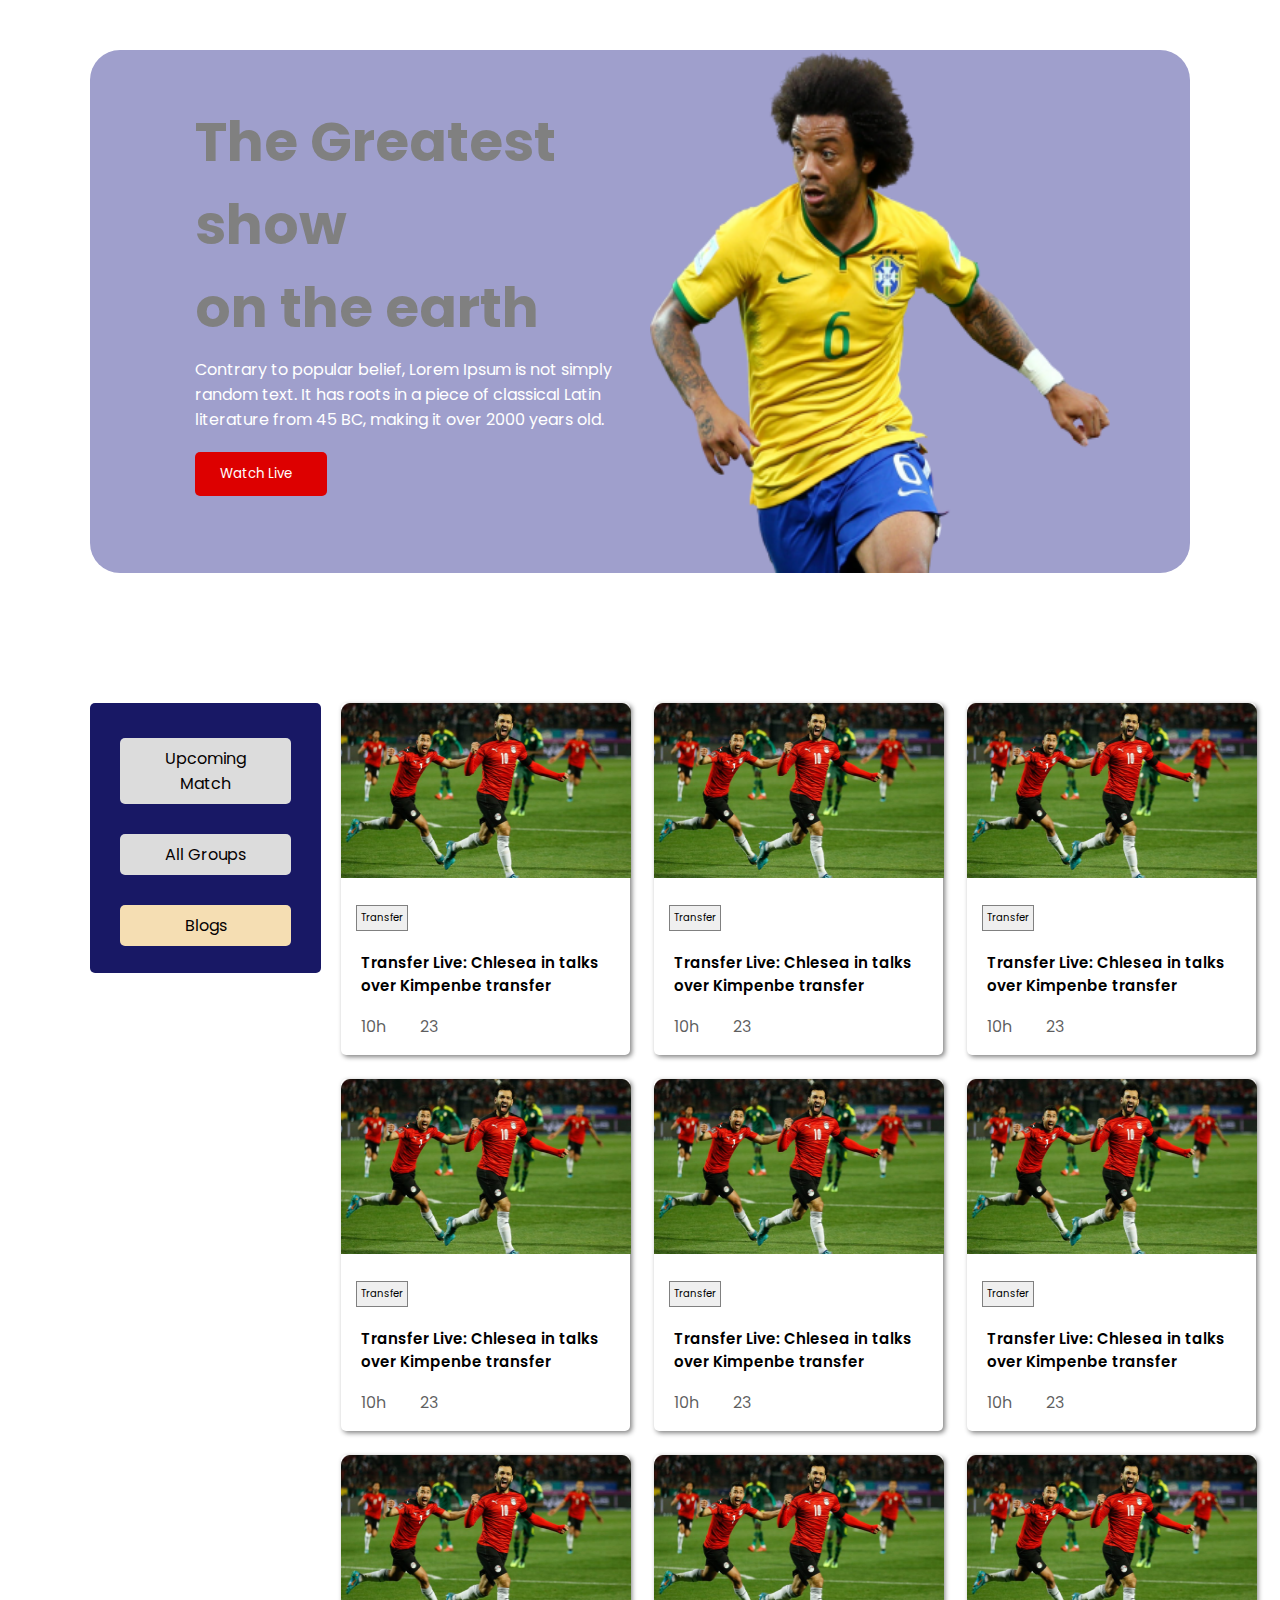
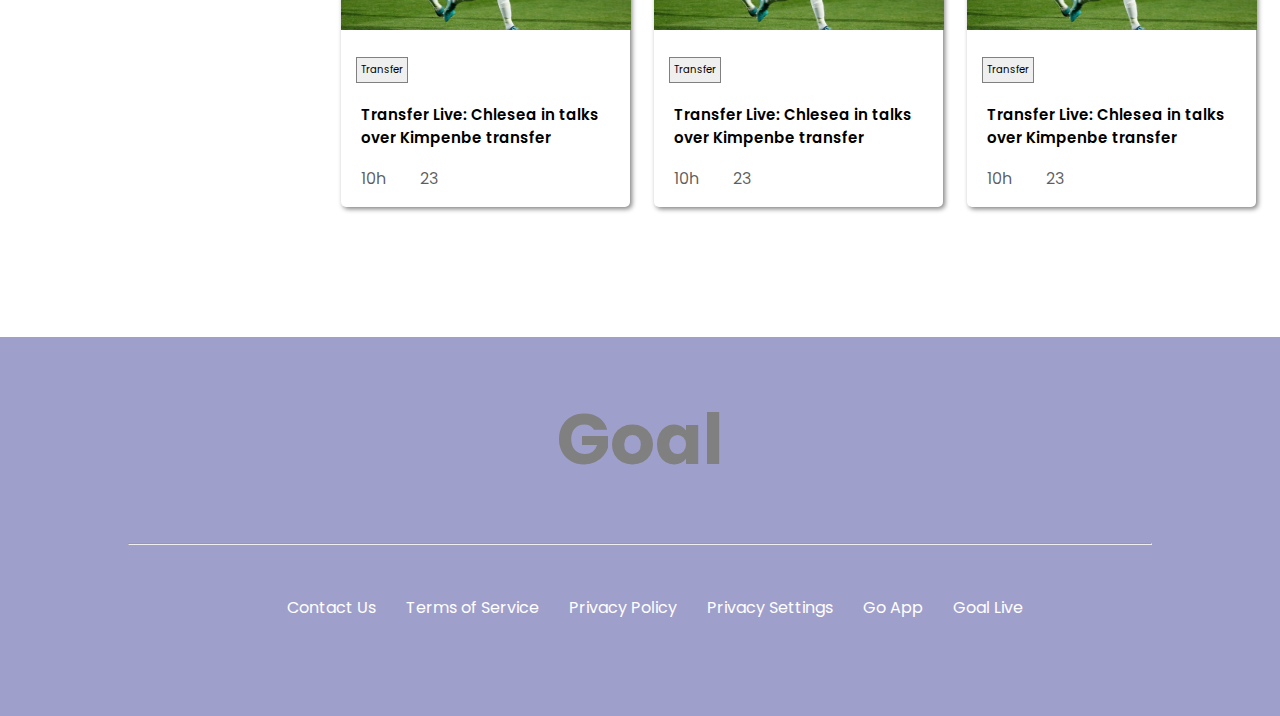
<file: index.html>
<!DOCTYPE html>
<html lang="en">

<head>
    <meta charset="UTF-8">
    <meta http-equiv="X-UA-Compatible" content="IE=edge">
    <meta name="viewport" content="width=device-width, initial-scale=1.0">
    <title>FIFA-2023</title>
    <!-- font awsome stylesheet  -->
    <link rel="stylesheet" href="https://cdnjs.cloudflare.com/ajax/libs/font-awesome/6.1.1/css/all.min.css"
        integrity="sha512-KfkfwYDsLkIlwQp6LFnl8zNdLGxu9YAA1QvwINks4PhcElQSvqcyVLLD9aMhXd13uQjoXtEKNosOWaZqXgel0g=="
        crossorigin="anonymous" referrerpolicy="no-referrer" />

    <!------------- 
        stylesheet 
    ----------------->
    <link rel="stylesheet" href="styles/style.css">
</head>

<body>
    <!-------------------------
         header section
         ------------------------->

    <header>
        <div class="top-banner">
            <div class="left-banner">
                <h1>
                    The Greatest show <br> on the earth
                </h1>
                <p>
                    Contrary to popular belief, Lorem Ipsum is not simply
                    random text. It has roots in a piece of classical Latin literature from 45 BC, making it over 2000
                    years old.
                </p>
                <p id="tab-display">
                    Contrary to popular belief, Lorem Ipsum <br> is
                    not simply random text.
                </p>
                <button>
                    Watch Live <i class="fa-solid fa-angle-right"></i>
                </button>
            </div>
            <div class="right-banner">
                <img src="assets/Banner Image.png" alt="">
            </div>
        </div>





    </header>
    <!-------------------------
        end header section
         ------------------------->

    <main>
        <!------------------------------------
            - blog and fix manu section  ----------------------------------->
        <section class="blogs-manu">
            <div class="fix-manu">
                <ul>
                    <li><a href="upcomming.html">Upcoming Match</a></li>
                    <li><a href="">All Groups</a></li>
                    <li id="selected"><a href="">Blogs</a></li>
                </ul>
            </div>
            <div class="blogs">
                <div class="blog">
                    <div class="blogs-details">
                        <img src="assets/Blog Image.png" alt="">
                        <button>Transfer</button>
                        <h3>Transfer Live: Chlesea in talks over Kimpenbe transfer</h3>
                    </div>
                    <div class="blog-icons">
                        <i class="fa fa-light fa-clock"></i>
                        <span>10h</span>
                        <i class="fa fa-thin fa-comment-dots gap"></i> <span>23</span>

                    </div>
                </div>
                <div class="blog">
                    <div class="blogs-details">
                        <img src="assets/Blog Image.png" alt="">
                        <button>Transfer</button>
                        <h3>Transfer Live: Chlesea in talks over Kimpenbe transfer</h3>
                    </div>
                    <div class="blog-icons">
                        <i class="fa fa-light fa-clock"></i>
                        <span>10h</span>
                        <i class="fa fa-thin fa-comment-dots gap"></i> <span>23</span>

                    </div>
                </div>
                <div class="blog">
                    <div class="blogs-details">
                        <img src="assets/Blog Image.png" alt="">
                        <button>Transfer</button>
                        <h3>Transfer Live: Chlesea in talks over Kimpenbe transfer</h3>
                    </div>
                    <div class="blog-icons">
                        <i class="fa fa-light fa-clock"></i>
                        <span>10h</span>
                        <i class="fa fa-thin fa-comment-dots gap"></i> <span>23</span>

                    </div>
                </div>
                <div class="blog">
                    <div class="blogs-details">
                        <img src="assets/Blog Image.png" alt="">
                        <button>Transfer</button>
                        <h3>Transfer Live: Chlesea in talks over Kimpenbe transfer</h3>
                    </div>
                    <div class="blog-icons">
                        <i class="fa fa-light fa-clock"></i>
                        <span>10h</span>
                        <i class="fa fa-thin fa-comment-dots gap"></i> <span>23</span>

                    </div>
                </div>
                <div class="blog">
                    <div class="blogs-details">
                        <img src="assets/Blog Image.png" alt="">
                        <button>Transfer</button>
                        <h3>Transfer Live: Chlesea in talks over Kimpenbe transfer</h3>
                    </div>
                    <div class="blog-icons">
                        <i class="fa fa-light fa-clock"></i>
                        <span>10h</span>
                        <i class="fa fa-thin fa-comment-dots gap"></i> <span>23</span>

                    </div>
                </div>
                <div class="blog">
                    <div class="blogs-details">
                        <img src="assets/Blog Image.png" alt="">
                        <button>Transfer</button>
                        <h3>Transfer Live: Chlesea in talks over Kimpenbe transfer</h3>
                    </div>
                    <div class="blog-icons">
                        <i class="fa fa-light fa-clock"></i>
                        <span>10h</span>
                        <i class="fa fa-thin fa-comment-dots gap"></i> <span>23</span>

                    </div>
                </div>
                <div class="blog">
                    <div class="blogs-details">
                        <img src="assets/Blog Image.png" alt="">
                        <button>Transfer</button>
                        <h3>Transfer Live: Chlesea in talks over Kimpenbe transfer</h3>
                    </div>
                    <div class="blog-icons">
                        <i class="fa fa-light fa-clock"></i>
                        <span>10h</span>
                        <i class="fa fa-thin fa-comment-dots gap"></i> <span>23</span>

                    </div>
                </div>
                <div class="blog">
                    <div class="blogs-details">
                        <img src="assets/Blog Image.png" alt="">
                        <button>Transfer</button>
                        <h3>Transfer Live: Chlesea in talks over Kimpenbe transfer</h3>
                    </div>
                    <div class="blog-icons">
                        <i class="fa fa-light fa-clock"></i>
                        <span>10h</span>
                        <i class="fa fa-thin fa-comment-dots gap"></i> <span>23</span>

                    </div>
                </div>
                <div class="blog">
                    <div class="blogs-details">
                        <img src="assets/Blog Image.png" alt="">
                        <button>Transfer</button>
                        <h3>Transfer Live: Chlesea in talks over Kimpenbe transfer</h3>
                    </div>
                    <div class="blog-icons">
                        <i class="fa fa-light fa-clock"></i>
                        <span>10h</span>
                        <i class="fa fa-thin fa-comment-dots gap"></i> <span>23</span>

                    </div>
                </div>
            </div>
        </section>
        <!------------------------------------
            -end blog and fix manu section  ----------------------------------->

    </main>
    <!-------------------
         footer section start 
         ==========------------------- -->
    <footer>
        <h1>Goal</h1>

        <div class="footer-manu">
            <hr>
            <ul>
                <li>Contact Us </li>
                <li> Terms of Service </li>
                <li> Privacy Policy </li>
                <li> Privacy Settings </li>
                <li> Go App </li>
                <li> Goal Live</li>


            </ul>

        </div>
        <div class="footer-icon">
            <a href="https://www.facebook.com/programmingHero"><i class="fa-brands fa-facebook"></i></a>
            <a href="https://www.youtube.com/c/ProgrammingHero"><i class="fa-brands fa-youtube"></i> </a>
            <a href="https://www.instagram.com/programminghero/"><i class="fa-brands fa-instagram"></i></a>

        </div>
    </footer>
       <!-------------------
         footer section end 
         ==========------------------- -->

</body>

</html>
</file>
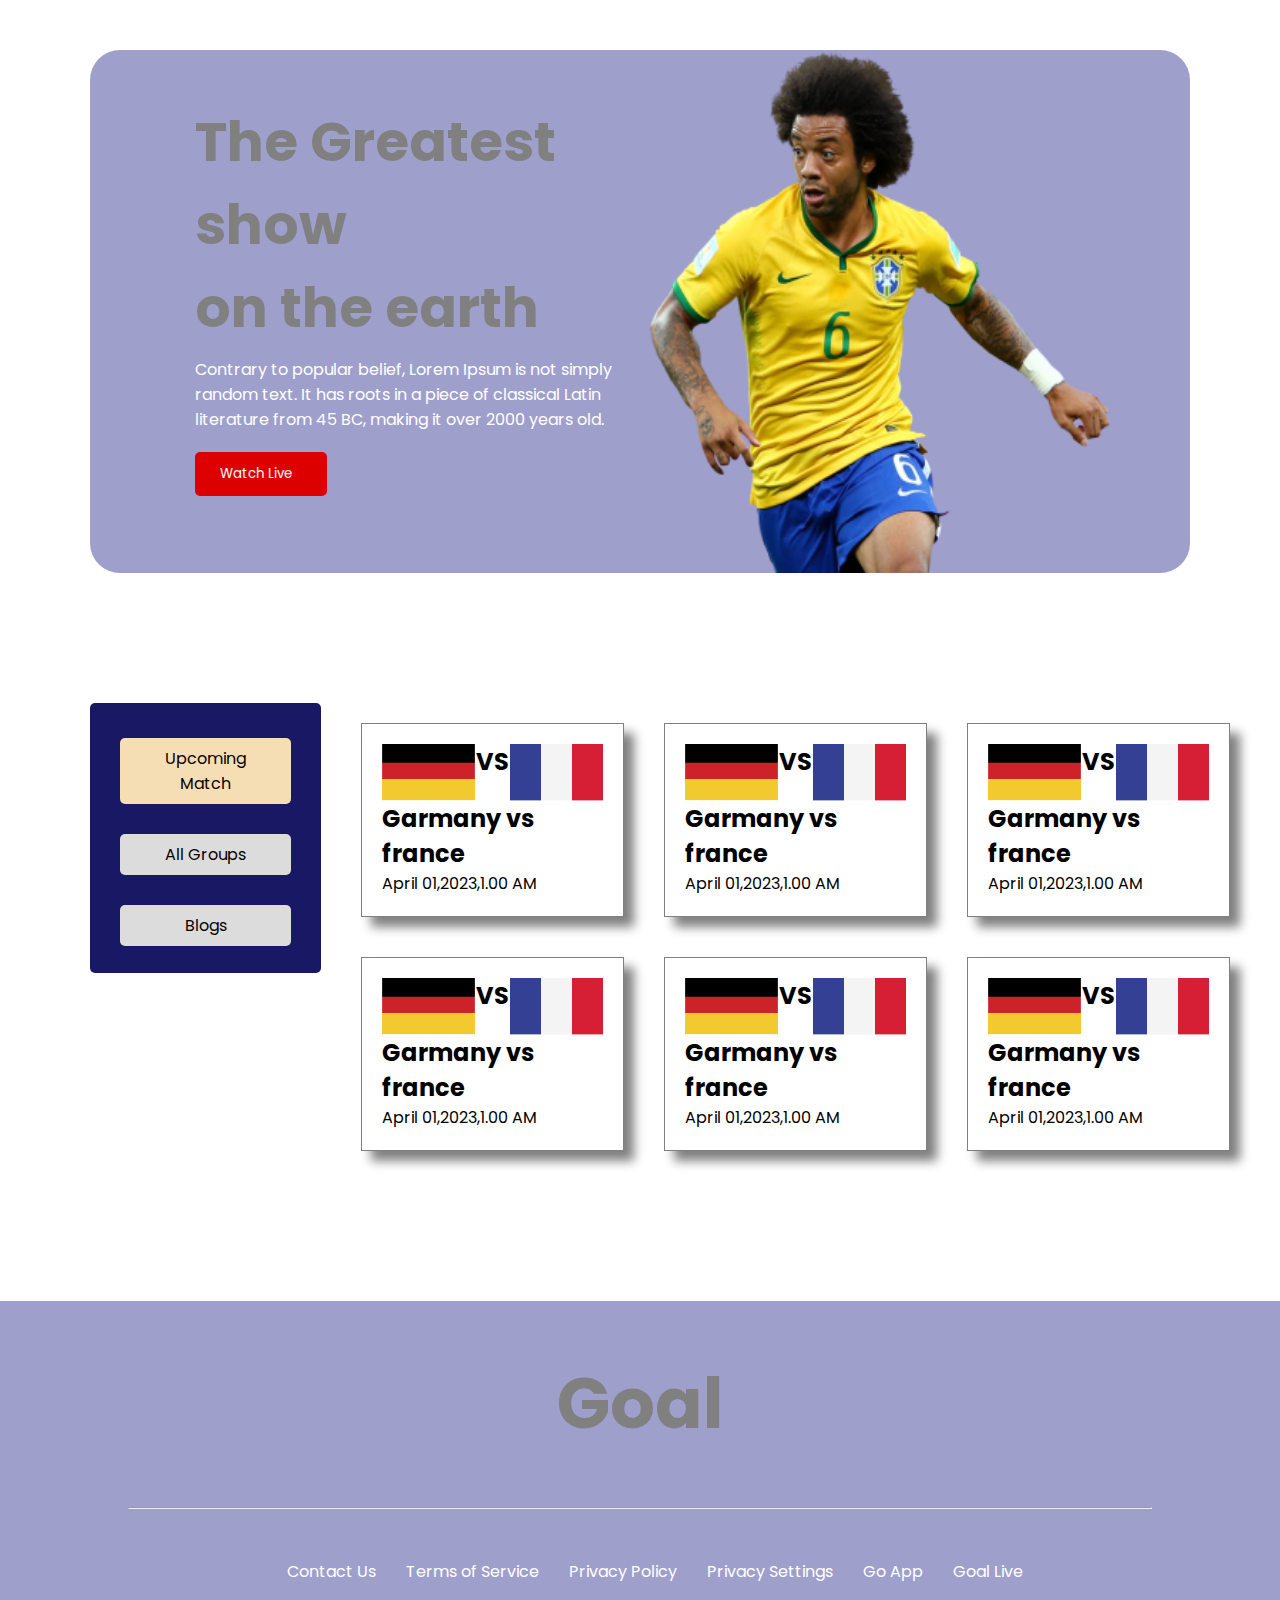
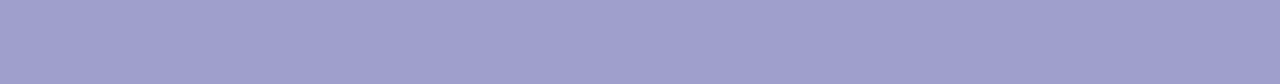
<file: upcomming.html>
<!DOCTYPE html>
<html lang="en">

<head>
    <meta charset="UTF-8">
    <meta http-equiv="X-UA-Compatible" content="IE=edge">
    <meta name="viewport" content="width=device-width, initial-scale=1.0">
    <title>Document</title>
    <!-- font awsome stylesheet  -->
    <link rel="stylesheet" href="https://cdnjs.cloudflare.com/ajax/libs/font-awesome/6.1.1/css/all.min.css"
        integrity="sha512-KfkfwYDsLkIlwQp6LFnl8zNdLGxu9YAA1QvwINks4PhcElQSvqcyVLLD9aMhXd13uQjoXtEKNosOWaZqXgel0g=="
        crossorigin="anonymous" referrerpolicy="no-referrer" />

    <!------------- 
        stylesheet 
    ----------------->
    <link rel="stylesheet" href="styles/style.css">
</head>

<body>
    <!-------------------------
         header section
         ------------------------->

    <header>
        <div class="top-banner">
            <div class="left-banner">
                <h1>
                    The Greatest show <br> on the earth
                </h1>
                <p>
                    Contrary to popular belief, Lorem Ipsum is not simply
                    random text. It has roots in a piece of classical Latin literature from 45 BC, making it over 2000
                    years old.
                </p>
                <p id="tab-display">
                    Contrary to popular belief, Lorem Ipsum <br> is
                    not simply random text.
                </p>
                <button>
                    Watch Live <i class="fa-solid fa-angle-right"></i>
                </button>
            </div>
            <div class="right-banner">
                <img src="assets/Banner Image.png" alt="">
            </div>
        </div>
    </header>
    <!-------------------------
        end header section
         ------------------------->

    <main>
        <!------------------------------------
            - blog and fix manu section  ----------------------------------->
        <section class="blogs-manu">
            <div class="fix-manu">
                <ul>
                    <li id="selected"><a href="">Upcoming Match</a></li>
                    <li><a href="">All Groups</a></li>
                    <li><a href="index.html">Blogs</a></li>
                </ul>
            </div>

         <div class="upcomming-matches">
                <div class="match-info">
                    <div class="team-img">
                        <img src="assets/germany Flag.png" alt="">
                        <h2>
                            VS
                        </h2>
                        <img src="assets/Flag.png" alt="">
                    </div>
                    <div class="team-info">
                        <h2>Garmany vs france</h2>
                        <p>April 01,2023,1.00 AM</p>
                    </div>
                </div>
                <div class="match-info">
                    <div class="team-img">
                        <img src="assets/germany Flag.png" alt="">
                        <h2>
                            VS
                        </h2>
                        <img src="assets/Flag.png" alt="">
                    </div>
                    <div class="team-info">
                        <h2>Garmany vs france</h2>
                        <p>April 01,2023,1.00 AM</p>
                    </div>
                </div>
                <div class="match-info">
                    <div class="team-img">
                        <img src="assets/germany Flag.png" alt="">
                        <h2>
                            VS
                        </h2>
                        <img src="assets/Flag.png" alt="">
                    </div>
                    <div class="team-info">
                        <h2>Garmany vs france</h2>
                        <p>April 01,2023,1.00 AM</p>
                    </div>
                </div>
                <div class="match-info">
                    <div class="team-img">
                        <img src="assets/germany Flag.png" alt="">
                        <h2>
                            VS
                        </h2>
                        <img src="assets/Flag.png" alt="">
                    </div>
                    <div class="team-info">
                        <h2>Garmany vs france</h2>
                        <p>April 01,2023,1.00 AM</p>
                    </div>
                </div>
                <div class="match-info">
                    <div class="team-img">
                        <img src="assets/germany Flag.png" alt="">
                        <h2>
                            VS
                        </h2>
                        <img src="assets/Flag.png" alt="">
                    </div>
                    <div class="team-info">
                        <h2>Garmany vs france</h2>
                        <p>April 01,2023,1.00 AM</p>
                    </div>
                </div>
                <div class="match-info">
                    <div class="team-img">
                        <img src="assets/germany Flag.png" alt="">
                        <h2>
                            VS
                        </h2>
                        <img src="assets/Flag.png" alt="">
                    </div>
                    <div class="team-info">
                        <h2>Garmany vs france</h2>
                        <p>April 01,2023,1.00 AM</p>
                    </div>
                </div>
               
            </div>
        </section>
        <!------------------------------------
            -end blog and fix manu section  ----------------------------------->

    </main>
    <!-------------------
         footer section start 
         ==========------------------- -->
    <footer>
        <h1>Goal</h1>

        <div class="footer-manu">
            <hr>
            <ul>
                <li>Contact Us </li>
                <li> Terms of Service </li>
                <li> Privacy Policy </li>
                <li> Privacy Settings </li>
                <li> Go App </li>
                <li> Goal Live</li>
      

        </ul>

        </div>
        <div class="footer-icon">
            <i class="fa-brands fa-facebook"></i> <i class="fa-brands fa-youtube"></i> <i
                class="fa-brands fa-instagram"></i>

        </div>
    </footer>

</body>

</html>
</file>
<file: styles/style.css>
/*===========================
 google fonts ===================== */
@import url('https://fonts.googleapis.com/css2?family=Poppins:wght@500&display=swap');

* {
    margin: 0;
    padding: 0;
    font-family: 'Poppins', sans-serif;
}

#tab-display {
    display: none;
    font-size: 1vw;
    margin-bottom: 22px;
    color: #FFFFFF;
}

/*====================
 banner section 
 ===================== */

.top-banner {
    height: 40.890625vw;
    width: 85.9375vw;
    margin: 0px auto;
    margin-top: 50px;
    display: flex;
    background-color: rgb(159, 159, 204);
    border-radius: 30px;
    transition: all 1s ease;
}
.top-banner:hover{
   box-shadow: 10px 10px 15px gray;
   width: 100%;
   height: 100%;
    border-radius: 0px;
}

.left-banner {
    padding-top: 50px;
    padding-left: 105px;
    padding-bottom: 110px;
    padding-right: 25px;
    height: 420px;
}

.left-banner h1 {
    color: gray;
    font-weight: 700;
    font-size: 55px;
    margin-bottom: 8px;

}

.left-banner p {
    font-size: 16px;
    margin-bottom: 20px;
    color: #FFFFFF;
}


.left-banner button {
    background: #DD0000;
    border-radius: 5px;
    padding: 12px 25px;
    border: none;
    color: white;
}

.left-banner button i {
    padding-left: 9px;
}

.right-banner {
    padding-right: 80px;
}

.right-banner img {
    width: 460px;
    height: 100%;
}

/*====================
 end banner section 
 ===================== */






/* --------------------------------
-------------blogs-manu style  ----------------*/
.blogs-manu {
    width: 1100px;
    margin: 130px auto;
    display: flex;
}

.fix-manu {
    width: 270px;
    height: 270px;
    background-color: rgb(24, 24, 101);
    border-radius: 5px;
    transition: box-shadow 1s;
}
.fix-manu:hover{
    box-shadow: 10px 10px 5px black;
}

.fix-manu ul {
    padding-top: 5px;
    text-align: center;
}

.fix-manu ul li {
    padding: 8px 45px;
    background-color: gainsboro;
    margin: 30px;
    border-radius: 5px;
    list-style: none;
}

.fix-manu ul li a {
    text-decoration: none;
    color: #060202;
}

#selected {
    background-color: wheat;
}

.blogs {
    margin-left: 20px;
    display: grid;
    grid-template-columns: repeat(3, 1fr);
    grid-row-gap: 24px;
    grid-column-gap: 24px;
}

.blog {
    width: 289px;
    height: 352px;
    box-shadow: 2px 2px 5px gray;
    border-radius: 5px;
}

.blogs-details img {
    width: 290px;
    height: 175px;
}

.blogs-details button {
    display: block;
    font-size: 10px;
    margin-left: 15px;
    margin-top: 20px;
    margin-bottom: 20px;
    padding: 4px;
    border: 1px solid gray;
}

.blogs-details h3 {
    font-weight: 600;
    font-size: 15px;
    margin-bottom: 17px;
    padding-left: 20px;
    padding-right: 20px;
}

.blog-icons {
    padding-left: 20px;
    color: rgba(22, 22, 22, 0.7);
}

.blog-icons span {
    color: rgba(22, 22, 22, 0.7);
    font-size: 16px;
}

.gap {
    margin-left: 30px;
}

/* --------------------------------
-------------blogs-manu style  ----------------*/



/* --------------------------------
--------------upcoming  match style  ----------------*/
.upcomming-matches {
    display: grid;
    grid-template-columns: repeat(3, 1fr);
    margin-left: 20px;
}

.match-info {
    padding: 20px;
    margin: 20px;
    box-shadow: 10px 10px 10px gray;
    border: 1px solid gray;

}

.team-img {
    display: flex;
}








/* --------------------------------
-------------footer style  ----------------*/
footer {
    background-color: rgb(159, 159, 204);
}

footer h1 {
    padding-top: 50px;
    padding-bottom: 50px;
    text-align: center;
    color: gray;
    font-size: 70px;
}

.footer-manu {
    width: 80%;
    margin: 0 auto;
}

.footer-manu ul {
    display: flex;
    padding-top: 50px;
    padding-bottom: 50px;
    justify-content: center;
}

.footer-manu ul li {
    margin-left: 30px;
    list-style: none;
    color: #FFFFFF;
    font-size: 16px;
}

.footer-icon {
    display: flex;
    justify-content: center;
}

.footer-icon i {
    font-size: 30px;
    color: gray;
    padding: 0 20px;
    margin-bottom: 50px;
}


/* --------------------------------
-------------end footer style  ----------------*/



/*====================
 media queary for tab
 ============== */
@media screen and (min-width:687px) and (max-width:991px) {

    /*====================
 banner section 
 ===================== */

    .top-banner {


        width: 90%;
        height: 100%;

    }

    .left-banner {
        padding-left: 25px;

        height: 100%;
    }

    .left-banner h1 {
        font-size: 40px;
    }

    .left-banner p {
        display: none;
    }

    #tab-display {
        font-size: 14px;

    }

    .left-banner button {
        padding: 12px;
        font-size: 14px;
    }

    .right-banner img {
        width: 100%;
    }


    /*====================
 end banner section 
 ===================== */
    .fix-manu {
        margin-bottom: 50px;

        width: 100%;
        height: 100%;
        background-color: white;
    }

    .fix-manu ul {
        display: flex;

    }

    .fix-manu ul li {
        font-size: 16px;
    }


    .blogs-manu {
        width: 100%;
        margin: 130px auto;
        display: flex;
        flex-direction: column;
    }

    .blogs {

        margin-left: 20px;
        display: grid;
        grid-template-columns: repeat(2, 1fr);
        grid-row-gap: 24px;
        grid-column-gap: 24px;
    }

    .blog {
        width: 90%;
        height: 100%;
    }

    .blog img {
        width: 100%;
        height: 100%;
    }

    /*====================
 manu-banner section 
 ===================== */


    /*====================
upcomming match- section 
 ===================== */
    .upcomming-matches {
        grid-template-columns: repeat(2, 1fr);
    }

    /*====================
manu-blog section 
 ===================== */
    footer {
        width: 100%;

    }

    .footer-manu ul {
        flex-wrap: wrap;
    }

}

/* ======================================
end tab view =================================== */


/*===========================================
  mobile view 
 =================== ==============================*/
@media only screen and (max-width:688px) {


    .top-banner {
        margin: 0;
        border-radius: 0px;
        display: grid;
        width: 100%;
        height: 100%;
        grid-template-columns: repeat(1, 1fr);
    }

    .left-banner {
        padding: 0;
        height: 100%;
    }

    .left-banner h1 {
        font-size: 22px;
        text-align: center;
    }

    .left-banner p {
        display: none;
    }

    .left-banner button {
        margin-left: 120px;
        margin-bottom: 20px;
    }

    #tab-display {
        font-size: 14px;
        text-align: center;
    }

    .right-banner img {
        width: 100%;
        margin-left: 53px;
    }

    .blogs-manu {
        width: 100%;
        margin: 50px 0;
        flex-direction: column;
    }

    .blogs {
        grid-template-columns: repeat(1, 1fr);
        width: 100%;
        margin-left: 0;
    }

    .blog {
        width: 90%;
        height: 100%;
    }

    .blog img {
        width: 100%;
        height: 100%;
    }

    .fix-manu {
        width: 100%;
        background-color: white;
    }

    .upcomming-matches {

        grid-template-columns: repeat(1, 1fr);

    }


    footer {
        width: 100%;
    }

    .footer-manu {
        width: 100%;

    }

    .footer-manu ul {
        flex-direction: column;
        align-items: center;
    }

    .footer-manu ul li {
        margin-left: 0px;
        margin-top: 20px;
    }
}

/*==================================
================ end mobile view ==================*/
</file>
